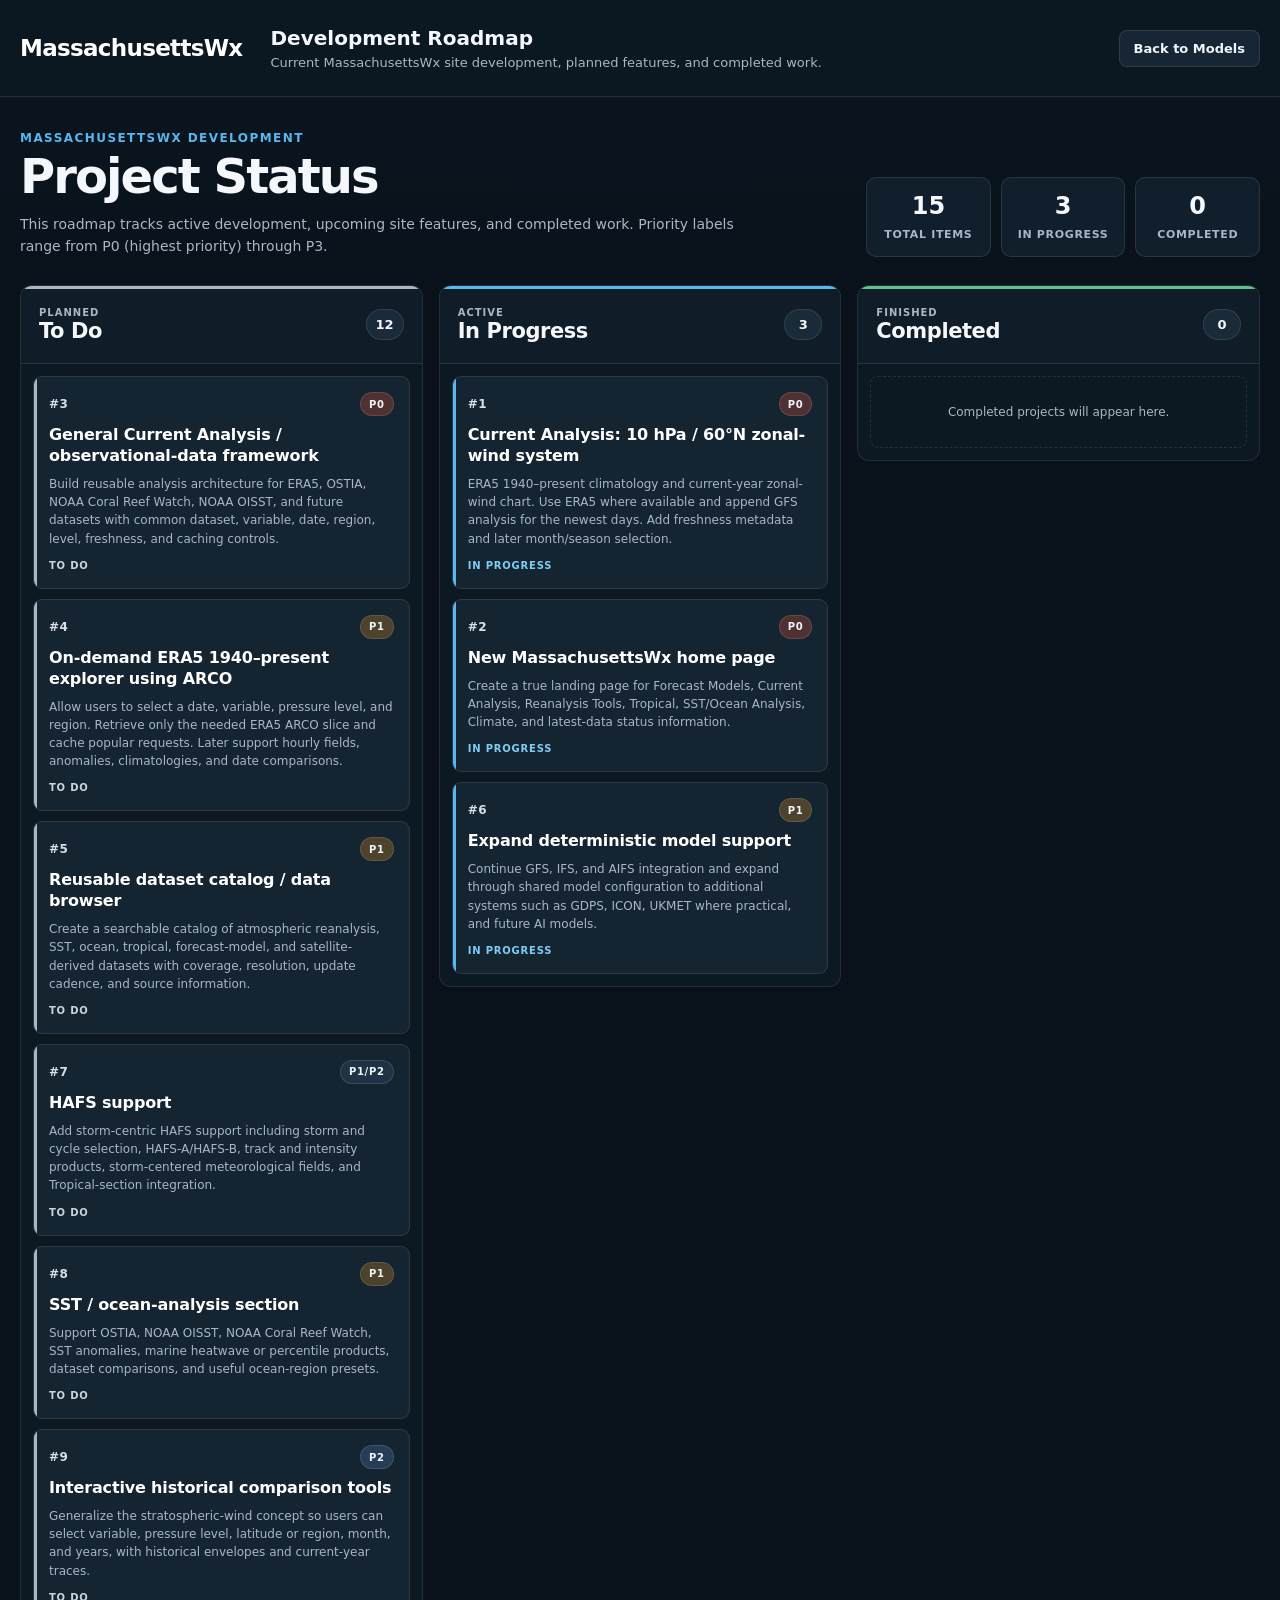
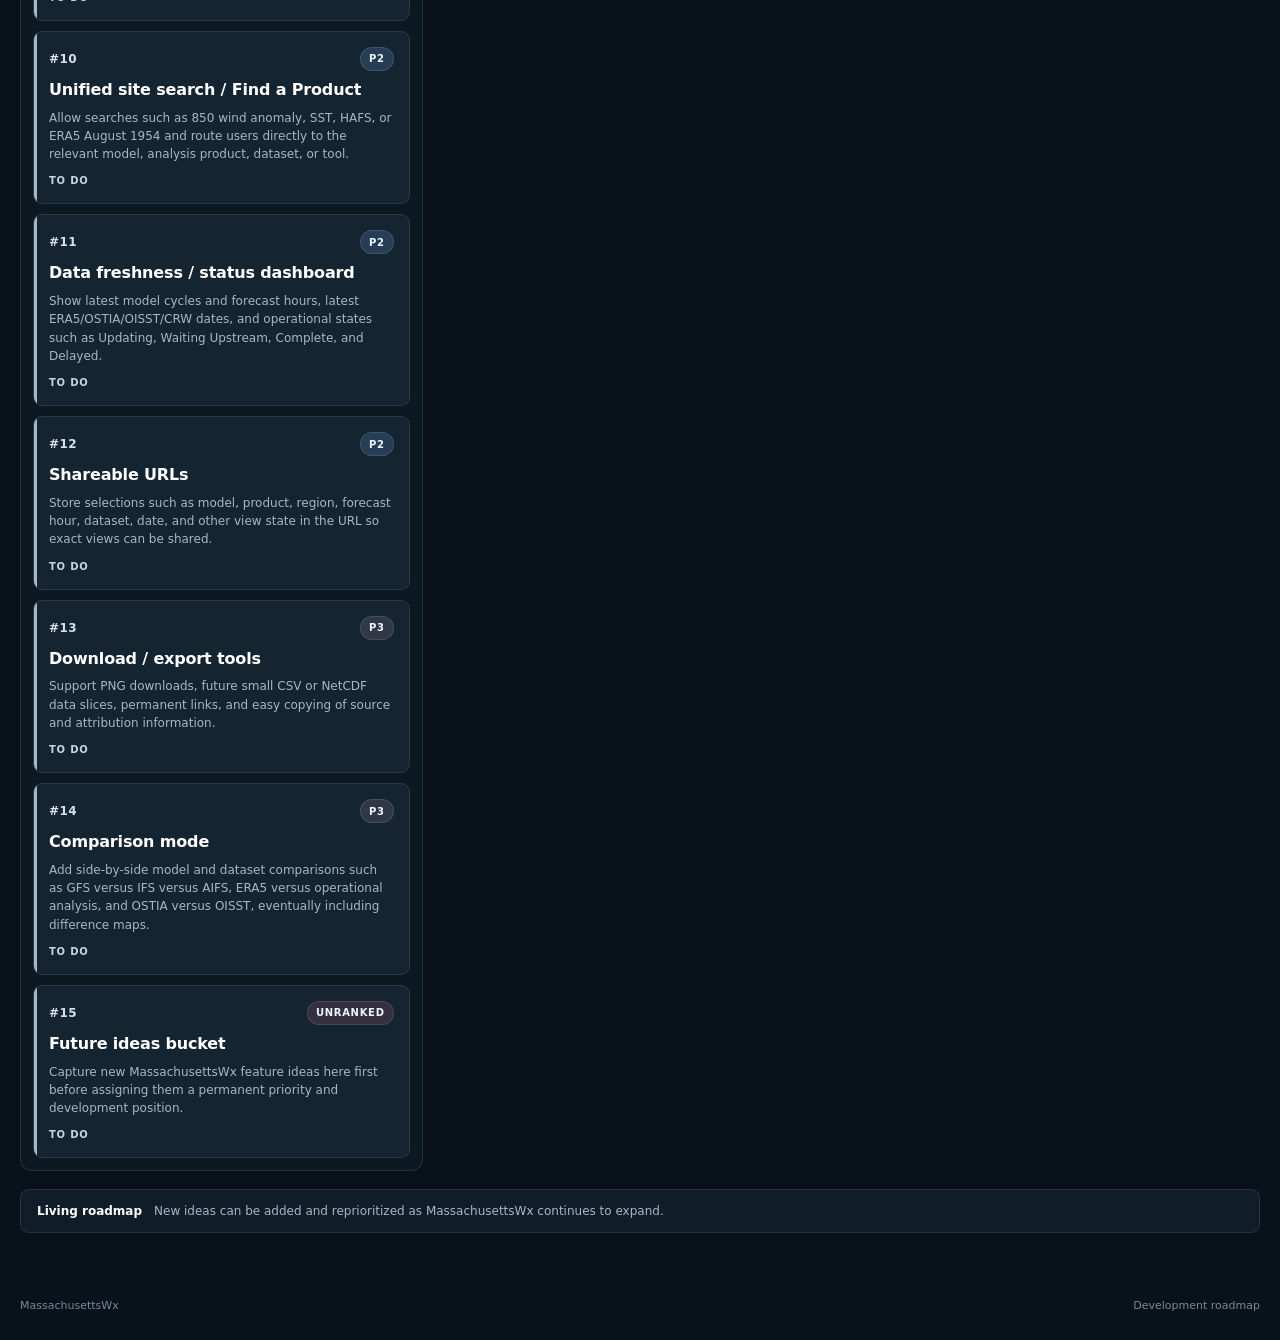
<file: site/project-status/index.html>
<!DOCTYPE html>
<html lang="en">
<head>
    <meta charset="UTF-8">

    <meta
        name="viewport"
        content="width=device-width, initial-scale=1.0"
    >

    <title>
        Project Status — MassachusettsWx
    </title>

    <link
        rel="stylesheet"
        href="../styles.css"
    >

    <link
        rel="stylesheet"
        href="./project-status.css"
    >
</head>

<body>

    <header class="status-site-header">

        <div class="status-header-inner">

            <a
                class="status-brand"
                href="../"
            >
                MassachusettsWx
            </a>

            <div class="status-header-copy">

                <h1>
                    Development Roadmap
                </h1>

                <p>
                    Current MassachusettsWx site development,
                    planned features, and completed work.
                </p>

            </div>

            <a
                class="status-back-link"
                href="../"
            >
                Back to Models
            </a>

        </div>

    </header>


    <main class="status-main">

        <section class="roadmap-intro">

            <div>

                <div class="roadmap-eyebrow">
                    MassachusettsWx Development
                </div>

                <h2>
                    Project Status
                </h2>

                <p>
                    This roadmap tracks active development,
                    upcoming site features, and completed work.
                    Priority labels range from P0
                    (highest priority) through P3.
                </p>

            </div>

            <div
                class="roadmap-summary"
                aria-label="Roadmap totals"
            >

                <div class="summary-card">

                    <span
                        class="summary-value"
                        id="totalCount"
                    >
                        —
                    </span>

                    <span class="summary-label">
                        Total Items
                    </span>

                </div>

                <div class="summary-card">

                    <span
                        class="summary-value"
                        id="progressCount"
                    >
                        —
                    </span>

                    <span class="summary-label">
                        In Progress
                    </span>

                </div>

                <div class="summary-card">

                    <span
                        class="summary-value"
                        id="completedCount"
                    >
                        —
                    </span>

                    <span class="summary-label">
                        Completed
                    </span>

                </div>

            </div>

        </section>


        <section
            class="roadmap-board"
            aria-label="MassachusettsWx project roadmap"
        >

            <!-- ================================================
                 TO DO
                 ================================================ -->

            <section
                class="roadmap-column"
                data-status-column="todo"
            >

                <header class="column-header">

                    <div>

                        <div class="column-kicker">
                            Planned
                        </div>

                        <h3>
                            To Do
                        </h3>

                    </div>

                    <span
                        class="column-count"
                        id="todoCount"
                    >
                        0
                    </span>

                </header>

                <div
                    class="project-list"
                    id="todoList"
                ></div>

            </section>


            <!-- ================================================
                 IN PROGRESS
                 ================================================ -->

            <section
                class="roadmap-column"
                data-status-column="in-progress"
            >

                <header class="column-header">

                    <div>

                        <div class="column-kicker">
                            Active
                        </div>

                        <h3>
                            In Progress
                        </h3>

                    </div>

                    <span
                        class="column-count"
                        id="progressColumnCount"
                    >
                        0
                    </span>

                </header>

                <div
                    class="project-list"
                    id="progressList"
                ></div>

            </section>


            <!-- ================================================
                 COMPLETED
                 ================================================ -->

            <section
                class="roadmap-column"
                data-status-column="completed"
            >

                <header class="column-header">

                    <div>

                        <div class="column-kicker">
                            Finished
                        </div>

                        <h3>
                            Completed
                        </h3>

                    </div>

                    <span
                        class="column-count"
                        id="completedColumnCount"
                    >
                        0
                    </span>

                </header>

                <div
                    class="project-list"
                    id="completedList"
                ></div>

            </section>

        </section>


        <section class="roadmap-note">

            <strong>
                Living roadmap
            </strong>

            <span>
                New ideas can be added and reprioritized
                as MassachusettsWx continues to expand.
            </span>

        </section>

    </main>


    <footer class="status-footer">

        <span>
            MassachusettsWx
        </span>

        <span>
            Development roadmap
        </span>

    </footer>


    <script src="./project-status.js"></script>

</body>
</html>
</file>
<file: site/styles.css>
* {
    box-sizing: border-box;
}

:root {
    color-scheme: dark;

    --bg: #0d1117;
    --panel: #161b22;
    --panel-2: #1b2129;
    --border: #30363d;
    --text: #f0f3f6;
    --muted: #9da7b3;
    --accent: #58a6ff;
    --button: #21262d;
    --button-hover: #30363d;

    --good-bg: rgba(46, 160, 67, 0.16);
    --good-border: rgba(63, 185, 80, 0.42);
    --good-text: #7ee787;

    --warn-bg: rgba(210, 153, 34, 0.16);
    --warn-border: rgba(210, 153, 34, 0.42);
    --warn-text: #e3b341;

    --bad-bg: rgba(248, 81, 73, 0.14);
    --bad-border: rgba(248, 81, 73, 0.40);
    --bad-text: #ff7b72;

    --hour-loaded: #2b547c;
    --hour-selected: #6657a2;
    --hour-unavailable: #111827;
}

html,
body {
    margin: 0;
    min-height: 100%;
    background: var(--bg);
    color: var(--text);
    font-family:
        Inter,
        ui-sans-serif,
        system-ui,
        -apple-system,
        BlinkMacSystemFont,
        "Segoe UI",
        sans-serif;
}

body {
    min-height: 100vh;
}

.site-header {
    background: var(--panel);
    border-bottom: 1px solid var(--border);
    padding: 14px 22px;
}

.brand-block {
    max-width: 1780px;
    margin: 0 auto;
}

.site-header h1 {
    margin: 0;
    font-size: 25px;
    font-weight: 750;
    letter-spacing: -0.02em;
}

.header-meta {
    margin-top: 4px;
    display: flex;
    align-items: center;
    flex-wrap: wrap;
    gap: 6px;
    color: var(--muted);
    font-size: 13px;
}

.dot {
    color: #66707c;
}

.availability-badge {
    display: inline-flex;
    align-items: center;
    min-height: 21px;
    padding: 2px 8px;
    margin-left: 4px;
    border-radius: 999px;
    border: 1px solid var(--border);
    background: var(--panel-2);
    color: var(--muted);
    font-size: 11px;
    font-weight: 700;
}

.availability-badge.ready {
    border-color: var(--good-border);
    background: var(--good-bg);
    color: var(--good-text);
}

.availability-badge.loading {
    border-color: var(--warn-border);
    background: var(--warn-bg);
    color: var(--warn-text);
}

.availability-badge.unavailable {
    border-color: var(--bad-border);
    background: var(--bad-bg);
    color: var(--bad-text);
}

main {
    width: min(1820px, 100%);
    margin: 0 auto;
    padding: 14px 18px 28px;
}

.toolbar {
    display: grid;
    grid-template-columns:
        minmax(170px, 0.85fr)
        minmax(190px, 1fr)
        minmax(170px, 0.85fr)
        minmax(300px, 1.8fr)
        minmax(150px, 0.7fr);
    gap: 10px;
    align-items: end;
    margin-bottom: 12px;
}

.control-group {
    display: flex;
    flex-direction: column;
    gap: 5px;
    min-width: 0;
}

.control-group label,
.sidebar-label {
    color: var(--muted);
    font-size: 12px;
    font-weight: 700;
}

select {
    width: 100%;
    min-width: 0;
    background: var(--panel);
    color: var(--text);
    border: 1px solid #3b434d;
    border-radius: 6px;
    padding: 9px 10px;
    font-size: 14px;
    outline: none;
}

select:focus {
    border-color: var(--accent);
}

select:disabled {
    opacity: 0.55;
    cursor: not-allowed;
}

.viewer-layout {
    display: grid;
    grid-template-columns:
        minmax(0, 1fr)
        280px;
    gap: 12px;
    align-items: start;
}

.viewer-main {
    min-width: 0;
}

.viewer-topbar {
    display: flex;
    align-items: center;
    justify-content: space-between;
    gap: 14px;
    margin-bottom: 10px;
}

.nav-buttons {
    display: flex;
    gap: 8px;
}

button {
    background: var(--button);
    color: var(--text);
    border: 1px solid #3b434d;
    border-radius: 6px;
    padding: 8px 13px;
    font-size: 14px;
    font-weight: 650;
    cursor: pointer;
}

button:hover:not(:disabled) {
    background: var(--button-hover);
    border-color: #505a66;
}

button:disabled {
    opacity: 0.45;
    cursor: not-allowed;
}

.frame-meta {
    color: var(--muted);
    font-size: 13px;
    text-align: right;
}

#productText {
    color: var(--text);
    font-weight: 650;
}

.map-wrapper {
    position: relative;
    width: 100%;
    min-height: 420px;
    overflow: hidden;
    background: #ffffff;
    border: 1px solid var(--border);
    border-radius: 7px;
}

#mapImage {
    display: block;
    width: 100%;
    height: auto;
    min-height: 260px;
    object-fit: contain;
    background: #ffffff;
}

/*
 * Map loading overlay.
 *
 * IMPORTANT:
 * This deliberately targets only #loadingText.
 * Do not change this back to .loading because the
 * availability badge also uses the "loading" class.
 */
#loadingText {
    position: absolute;
    inset: 0;
    z-index: 5;
    display: flex;
    align-items: center;
    justify-content: center;
    padding: 28px;
    text-align: center;
    background: rgba(255, 255, 255, 0.94);
    color: #20242a;
    font-size: 16px;
    font-weight: 650;
}

.viewer-footer {
    display: flex;
    justify-content: space-between;
    gap: 12px;
    margin-top: 8px;
    color: var(--muted);
    font-size: 12px;
}

.viewer-footer strong {
    color: var(--text);
}

.forecast-sidebar {
    position: sticky;
    top: 12px;
    max-height: calc(100vh - 28px);
    overflow-y: auto;
    padding: 12px;
    background: var(--panel);
    border: 1px solid var(--border);
    border-radius: 7px;
}

.forecast-sidebar-header {
    display: flex;
    align-items: flex-end;
    justify-content: space-between;
    gap: 8px;
    margin-bottom: 10px;
}

.selected-hour {
    color: var(--text);
    font-size: 15px;
    font-weight: 800;
}

.hour-grid {
    display: grid;
    grid-template-columns:
        repeat(3, minmax(0, 1fr));
    gap: 7px;
}

.hour-button {
    min-width: 0;
    padding: 9px 5px;
    border-radius: 6px;
    border: 1px solid #52606e;
    background: var(--hour-loaded);
    color: #ffffff;
    font-size: 14px;
    font-weight: 800;
    font-variant-numeric: tabular-nums;
}

.hour-button:hover:not(:disabled) {
    background: #35658f;
}

.hour-button.selected {
    background: var(--hour-selected);
    border-color: #9182db;
}

.hour-button.unavailable {
    background: var(--hour-unavailable);
    color: #707c91;
    border-color: #4a5568;
}

.hour-button:disabled {
    opacity: 1;
}

@media (max-width: 1150px) {

    .viewer-layout {
        grid-template-columns: 1fr;
    }

    .forecast-sidebar {
        position: static;
        max-height: none;
    }

    .hour-grid {
        grid-template-columns:
            repeat(8, minmax(0, 1fr));
    }
}

@media (max-width: 800px) {

    .toolbar {
        grid-template-columns:
            repeat(2, minmax(0, 1fr));
    }

    .product-control {
        grid-column: span 2;
    }

    .hour-grid {
        grid-template-columns:
            repeat(6, minmax(0, 1fr));
    }
}

@media (max-width: 600px) {

    .site-header {
        padding: 12px 14px;
    }

    .site-header h1 {
        font-size: 21px;
    }

    main {
        padding: 10px;
    }

    .toolbar {
        grid-template-columns: 1fr;
    }

    .product-control {
        grid-column: auto;
    }

    .viewer-topbar {
        align-items: stretch;
        flex-direction: column;
    }

    .nav-buttons {
        display: grid;
        grid-template-columns: repeat(3, 1fr);
    }

    .frame-meta {
        text-align: left;
    }

    .viewer-footer {
        flex-direction: column;
    }

    .hour-grid {
        grid-template-columns:
            repeat(4, minmax(0, 1fr));
    }
}
/* ============================================================
   TOP-LEVEL SITE SECTION TABS
   ============================================================ */

.section-tabs {
    display: grid;
    grid-template-columns: repeat(6, minmax(120px, 1fr));
    width: 100%;
    background: #0c2439;
    border-top: 1px solid rgba(255, 255, 255, 0.12);
    border-bottom: 1px solid rgba(255, 255, 255, 0.12);
}

.section-tab {
    display: flex;
    align-items: center;
    justify-content: center;
    min-height: 58px;
    padding: 10px 16px;

    color: #f4f7fb;
    background: #294f73;

    border-right: 1px solid rgba(0, 0, 0, 0.35);

    text-decoration: none;
    text-align: center;

    font-size: 18px;
    font-weight: 700;

    transition:
        background 0.15s ease,
        color 0.15s ease;
}

.section-tab:hover:not(.disabled) {
    background: #376487;
}

.section-tab.active {
    background: #173e60;
    color: #ffffff;
    box-shadow:
        inset 0 -4px 0 #57b8ef;
}

.section-tab.disabled {
    cursor: default;
    opacity: 0.72;
}

@media (max-width: 900px) {
    .section-tabs {
        grid-template-columns: repeat(3, 1fr);
    }

    .section-tab {
        min-height: 48px;
        font-size: 15px;
    }
}

@media (max-width: 520px) {
    .section-tabs {
        grid-template-columns: repeat(2, 1fr);
    }
}


/* ============================================================
   SECTION RAIL — MASSACHUSETTSWX
   ============================================================ */

.section-tabs {
    display: flex;
    align-items: center;
    gap: 6px;

    width: auto;
    padding: 8px 18px;

    overflow-x: auto;

    background: #10161d;

    border-top: 1px solid rgba(255, 255, 255, 0.06);
    border-bottom: 1px solid rgba(255, 255, 255, 0.10);
}

.section-tab {
    display: inline-flex;
    align-items: center;
    justify-content: center;

    min-height: 36px;
    padding: 7px 15px;

    flex: 0 0 auto;

    color: #aeb8c5;
    background: transparent;

    border: 1px solid transparent;
    border-radius: 18px;

    text-decoration: none;
    white-space: nowrap;

    font-size: 14px;
    font-weight: 700;

    transition:
        background 0.15s ease,
        border-color 0.15s ease,
        color 0.15s ease;
}

.section-tab:hover:not(.disabled) {
    color: #ffffff;
    background: #1b2732;
    border-color: #344657;
}

.section-tab.active {
    color: #ffffff;
    background: #22394d;
    border-color: #4d7899;
    box-shadow: none;
}

.section-tab.analysis-tab {
    margin-left: auto;
}

.section-tab.analysis-tab:not(.active) {
    color: #b7d6eb;
    border-color: #304b60;
    background: #142431;
}

.section-tab.disabled {
    opacity: 0.55;
    cursor: default;
}


/* ============================================================
   FORECAST TIMELINE / SCRUBBER
   ============================================================ */

.forecast-scrubber-panel {
    margin-top: 10px;
    padding: 10px 12px 8px;

    background: var(--panel);
    border: 1px solid var(--border);
    border-radius: 7px;
}

.forecast-scrubber-header {
    display: flex;
    align-items: center;
    justify-content: space-between;

    margin-bottom: 7px;

    color: var(--muted);
    font-size: 12px;
    font-weight: 650;
}

.forecast-scrubber-header strong {
    color: var(--text);
    font-size: 14px;
    font-variant-numeric: tabular-nums;
}

.forecast-scrubber {
    display: block;

    width: 100%;
    height: 20px;
    margin: 0;

    cursor: ew-resize;

    accent-color: #65b9e8;
}

.forecast-scrubber:disabled {
    cursor: default;
    opacity: 0.45;
}

.forecast-scrubber-scale {
    display: grid;
    grid-template-columns:
        auto
        1fr
        auto;

    align-items: center;
    gap: 10px;

    margin-top: 3px;

    color: var(--muted);
    font-size: 10px;
    font-variant-numeric: tabular-nums;
}

.forecast-scrubber-scale span:nth-child(2) {
    text-align: center;
    opacity: 0.75;
}


@media (max-width: 700px) {

    .section-tabs {
        padding:
            7px
            10px;
    }

    .section-tab {
        padding:
            6px
            11px;

        font-size: 13px;
    }

    .section-tab.analysis-tab {
        margin-left: 0;
    }

    .forecast-scrubber-scale span:nth-child(2) {
        display: none;
    }

    .forecast-scrubber-scale {
        grid-template-columns:
            1fr
            1fr;
    }

    .forecast-scrubber-scale span:last-child {
        text-align: right;
    }
}


/* BATCH 9 - TOP SCRUBBER + ANIMATION CONTROLS */
.forecast-scrubber { width:100%; margin:8px 0 10px; padding:10px 12px; background:var(--panel); border:1px solid var(--border); border-radius:7px; }
.forecast-scrubber input[type="range"] { width:100%; }
.export-buttons { display:flex; gap:8px; margin-left:auto; }
#runGifButton, #trendGifButton { white-space:nowrap; }
@media (max-width:800px) { .export-buttons { width:100%; margin-left:0; } #runGifButton, #trendGifButton { flex:1; } }
</file>
<file: site/project-status/project-status.css>
:root {
    --roadmap-bg: #09121b;
    --roadmap-panel: #101c27;
    --roadmap-panel-2: #152431;
    --roadmap-border: rgba(255, 255, 255, 0.10);

    --roadmap-text: #f4f7fb;
    --roadmap-muted: #a9b7c5;

    --roadmap-accent: #58b7ef;

    --todo-accent: #a9b7c5;
    --progress-accent: #58b7ef;
    --completed-accent: #60c28a;
}


* {
    box-sizing: border-box;
}


body {
    margin: 0;

    background:
        linear-gradient(
            180deg,
            #0b1620 0,
            var(--roadmap-bg) 280px
        );

    color: var(--roadmap-text);

    font-family:
        Inter,
        system-ui,
        -apple-system,
        BlinkMacSystemFont,
        "Segoe UI",
        sans-serif;
}


/* ============================================================
   HEADER
   ============================================================ */

.status-site-header {
    border-bottom:
        1px solid
        var(--roadmap-border);

    background:
        rgba(12, 24, 35, 0.97);
}


.status-header-inner {
    width: min(
        1500px,
        calc(100% - 40px)
    );

    margin: 0 auto;

    min-height: 96px;

    display: grid;

    grid-template-columns:
        auto
        1fr
        auto;

    gap: 28px;

    align-items: center;
}


.status-brand {
    color: #ffffff;

    text-decoration: none;

    font-size: 23px;
    font-weight: 800;

    letter-spacing: -0.03em;
}


.status-header-copy h1 {
    margin: 0;

    font-size: 20px;
    font-weight: 750;
}


.status-header-copy p {
    margin: 5px 0 0;

    color: var(--roadmap-muted);

    font-size: 13px;
}


.status-back-link {
    padding: 10px 14px;

    border:
        1px solid
        var(--roadmap-border);

    border-radius: 8px;

    background: #172634;

    color: #eef5fb;

    text-decoration: none;

    font-size: 13px;
    font-weight: 700;
}


.status-back-link:hover {
    background: #213649;
}


/* ============================================================
   MAIN
   ============================================================ */

.status-main {
    width: min(
        1500px,
        calc(100% - 40px)
    );

    margin: 0 auto;

    padding:
        34px
        0
        48px;
}


/* ============================================================
   INTRO
   ============================================================ */

.roadmap-intro {
    display: grid;

    grid-template-columns:
        minmax(0, 1fr)
        auto;

    gap: 40px;

    align-items: end;

    margin-bottom: 28px;
}


.roadmap-eyebrow {
    margin-bottom: 7px;

    color: var(--roadmap-accent);

    font-size: 12px;
    font-weight: 800;

    letter-spacing: 0.12em;

    text-transform: uppercase;
}


.roadmap-intro h2 {
    margin: 0;

    font-size: clamp(
        30px,
        4vw,
        48px
    );

    line-height: 1;

    letter-spacing: -0.04em;
}


.roadmap-intro p {
    max-width: 740px;

    margin:
        14px
        0
        0;

    color: var(--roadmap-muted);

    line-height: 1.55;

    font-size: 14px;
}


/* ============================================================
   SUMMARY
   ============================================================ */

.roadmap-summary {
    display: grid;

    grid-template-columns:
        repeat(3, minmax(100px, 1fr));

    gap: 10px;
}


.summary-card {
    min-width: 110px;

    padding: 14px 16px;

    border:
        1px solid
        var(--roadmap-border);

    border-radius: 10px;

    background:
        rgba(
            19,
            34,
            47,
            0.86
        );

    text-align: center;
}


.summary-value {
    display: block;

    margin-bottom: 3px;

    font-size: 24px;
    font-weight: 850;
}


.summary-label {
    color: var(--roadmap-muted);

    font-size: 11px;
    font-weight: 700;

    text-transform: uppercase;

    letter-spacing: 0.06em;
}


/* ============================================================
   ROADMAP BOARD
   ============================================================ */

.roadmap-board {
    display: grid;

    grid-template-columns:
        repeat(3, minmax(0, 1fr));

    gap: 16px;

    align-items: start;
}


.roadmap-column {
    min-width: 0;

    border:
        1px solid
        var(--roadmap-border);

    border-radius: 12px;

    overflow: hidden;

    background:
        rgba(
            13,
            25,
            36,
            0.94
        );
}


.column-header {
    display: flex;

    align-items: center;

    justify-content: space-between;

    gap: 18px;

    min-height: 78px;

    padding: 16px 18px;

    border-bottom:
        1px solid
        var(--roadmap-border);

    background:
        var(--roadmap-panel);
}


.column-header h3 {
    margin: 1px 0 0;

    font-size: 21px;

    letter-spacing: -0.02em;
}


.column-kicker {
    color: var(--roadmap-muted);

    font-size: 10px;
    font-weight: 800;

    text-transform: uppercase;

    letter-spacing: 0.1em;
}


.column-count {
    min-width: 38px;

    padding: 7px 9px;

    border:
        1px solid
        var(--roadmap-border);

    border-radius: 999px;

    text-align: center;

    background: #192a39;

    font-size: 13px;
    font-weight: 800;
}


[data-status-column="todo"]
.column-header {
    box-shadow:
        inset
        0
        3px
        0
        var(--todo-accent);
}


[data-status-column="in-progress"]
.column-header {
    box-shadow:
        inset
        0
        3px
        0
        var(--progress-accent);
}


[data-status-column="completed"]
.column-header {
    box-shadow:
        inset
        0
        3px
        0
        var(--completed-accent);
}


/* ============================================================
   PROJECT CARDS
   ============================================================ */

.project-list {
    display: grid;

    gap: 10px;

    padding: 12px;
}


.project-card {
    position: relative;

    padding: 15px;

    border:
        1px solid
        var(--roadmap-border);

    border-radius: 9px;

    background:
        var(--roadmap-panel-2);

    overflow: hidden;
}


.project-card::before {
    content: "";

    position: absolute;

    left: 0;
    top: 0;
    bottom: 0;

    width: 3px;

    background: var(--todo-accent);
}


.project-card[data-status="in-progress"]::before {
    background: var(--progress-accent);
}


.project-card[data-status="completed"]::before {
    background: var(--completed-accent);
}


.project-card-top {
    display: flex;

    align-items: center;

    justify-content: space-between;

    gap: 12px;

    margin-bottom: 9px;
}


.project-number {
    color: #d7e0e8;

    font-size: 12px;
    font-weight: 850;

    letter-spacing: 0.04em;
}


.priority-badge {
    display: inline-flex;

    align-items: center;

    min-height: 24px;

    padding: 3px 8px;

    border:
        1px solid
        rgba(255, 255, 255, 0.12);

    border-radius: 999px;

    background: #203345;

    color: #edf5fb;

    font-size: 10px;
    font-weight: 850;

    letter-spacing: 0.07em;

    text-transform: uppercase;
}


.priority-badge[data-priority="P0"] {
    background: #503132;
}


.priority-badge[data-priority="P1"] {
    background: #4d422b;
}


.priority-badge[data-priority="P2"] {
    background: #263d55;
}


.priority-badge[data-priority="P3"] {
    background: #303746;
}


.priority-badge[data-priority="Unranked"] {
    background: #34303f;
}


.project-card h4 {
    margin: 0 0 8px;

    color: #ffffff;

    font-size: 16px;
    line-height: 1.3;

    letter-spacing: -0.01em;
}


.project-description {
    margin: 0;

    color: var(--roadmap-muted);

    font-size: 12px;
    line-height: 1.52;
}


.project-status-label {
    display: inline-block;

    margin-top: 12px;

    color: #c9d5de;

    font-size: 10px;
    font-weight: 800;

    text-transform: uppercase;

    letter-spacing: 0.08em;
}


.project-card[data-status="in-progress"]
.project-status-label {
    color: #7ecdf5;
}


.project-card[data-status="completed"]
.project-status-label {
    color: #79d69e;
}


/* ============================================================
   EMPTY COLUMN
   ============================================================ */

.empty-column {
    padding:
        28px
        16px;

    color: var(--roadmap-muted);

    text-align: center;

    font-size: 12px;

    border:
        1px dashed
        rgba(255, 255, 255, 0.10);

    border-radius: 8px;
}


/* ============================================================
   NOTE
   ============================================================ */

.roadmap-note {
    display: flex;

    gap: 12px;

    margin-top: 18px;

    padding: 14px 16px;

    border:
        1px solid
        var(--roadmap-border);

    border-radius: 9px;

    background:
        rgba(
            18,
            33,
            46,
            0.78
        );

    color: var(--roadmap-muted);

    font-size: 12px;
}


.roadmap-note strong {
    color: #ffffff;
}


/* ============================================================
   FOOTER
   ============================================================ */

.status-footer {
    width: min(
        1500px,
        calc(100% - 40px)
    );

    margin: 0 auto;

    padding:
        18px
        0
        28px;

    display: flex;

    justify-content: space-between;

    color: #778999;

    font-size: 11px;
}


/* ============================================================
   RESPONSIVE
   ============================================================ */

@media (
    max-width: 1050px
) {

    .roadmap-board {
        grid-template-columns: 1fr;
    }

    .roadmap-intro {
        grid-template-columns: 1fr;
    }

    .roadmap-summary {
        max-width: 480px;
    }

}


@media (
    max-width: 700px
) {

    .status-header-inner {
        width:
            min(
                100% - 24px,
                1500px
            );

        grid-template-columns: 1fr;

        gap: 10px;

        padding:
            17px
            0;
    }

    .status-header-copy {
        order: 2;
    }

    .status-back-link {
        position: absolute;

        right: 12px;
        top: 16px;
    }

    .status-main {
        width:
            min(
                100% - 24px,
                1500px
            );

        padding-top: 24px;
    }

    .roadmap-summary {
        grid-template-columns: 1fr;
    }

    .summary-card {
        display: flex;

        justify-content: space-between;

        align-items: center;

        text-align: left;
    }

    .summary-value {
        margin: 0;
    }

    .roadmap-note {
        flex-direction: column;
    }

    .status-footer {
        width:
            min(
                100% - 24px,
                1500px
            );
    }

}
</file>
